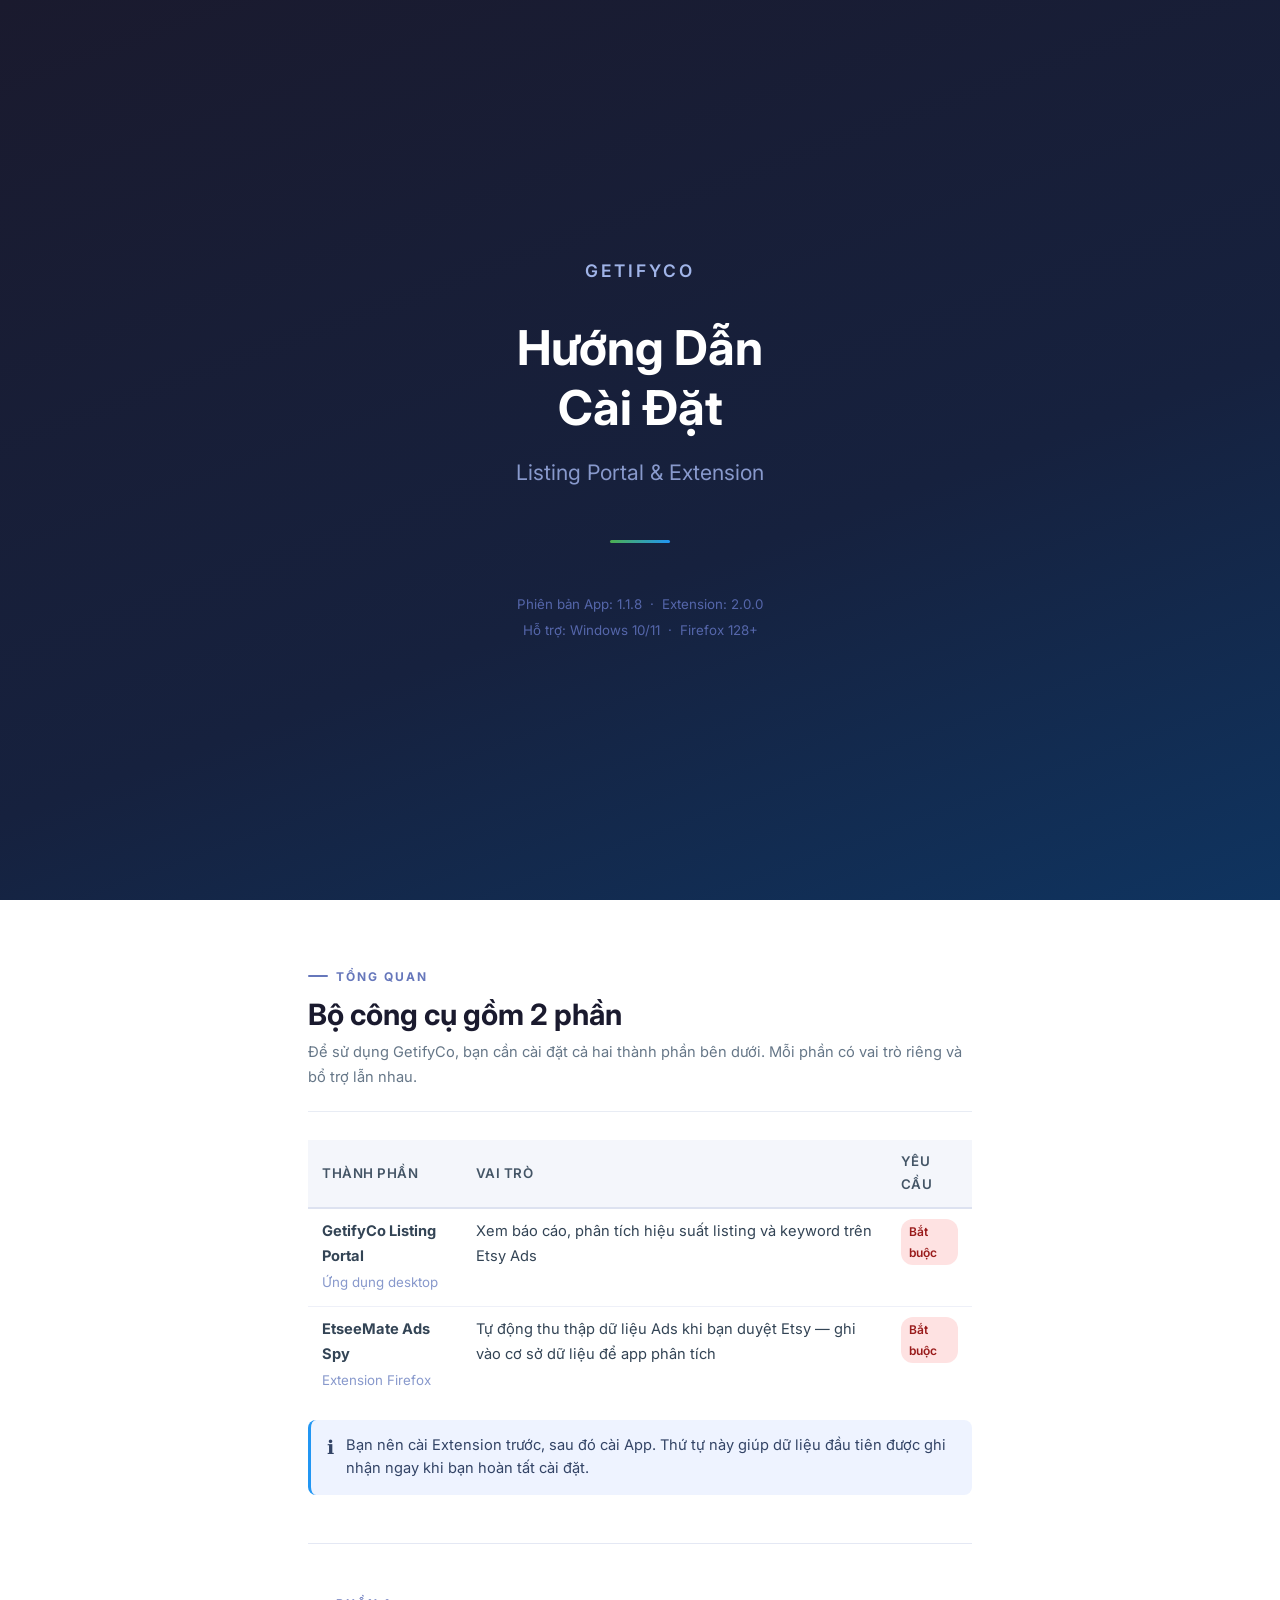
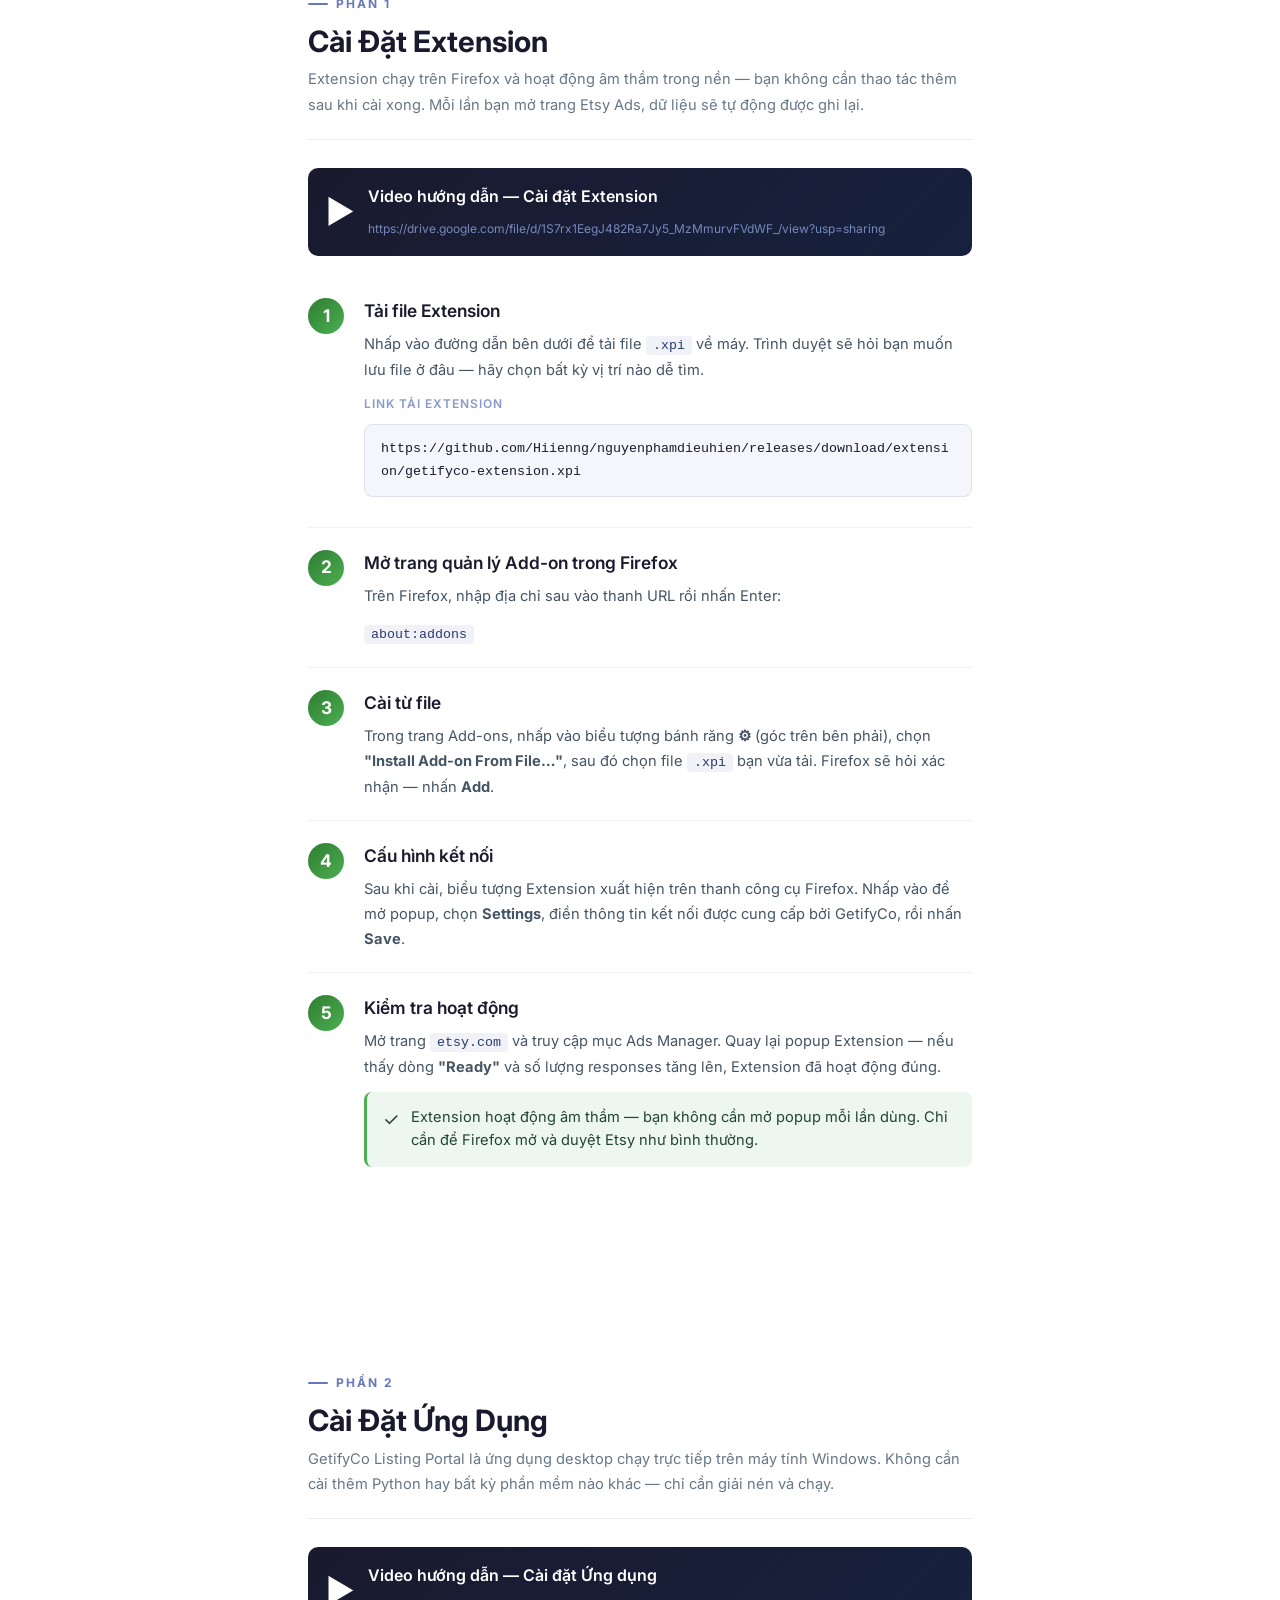
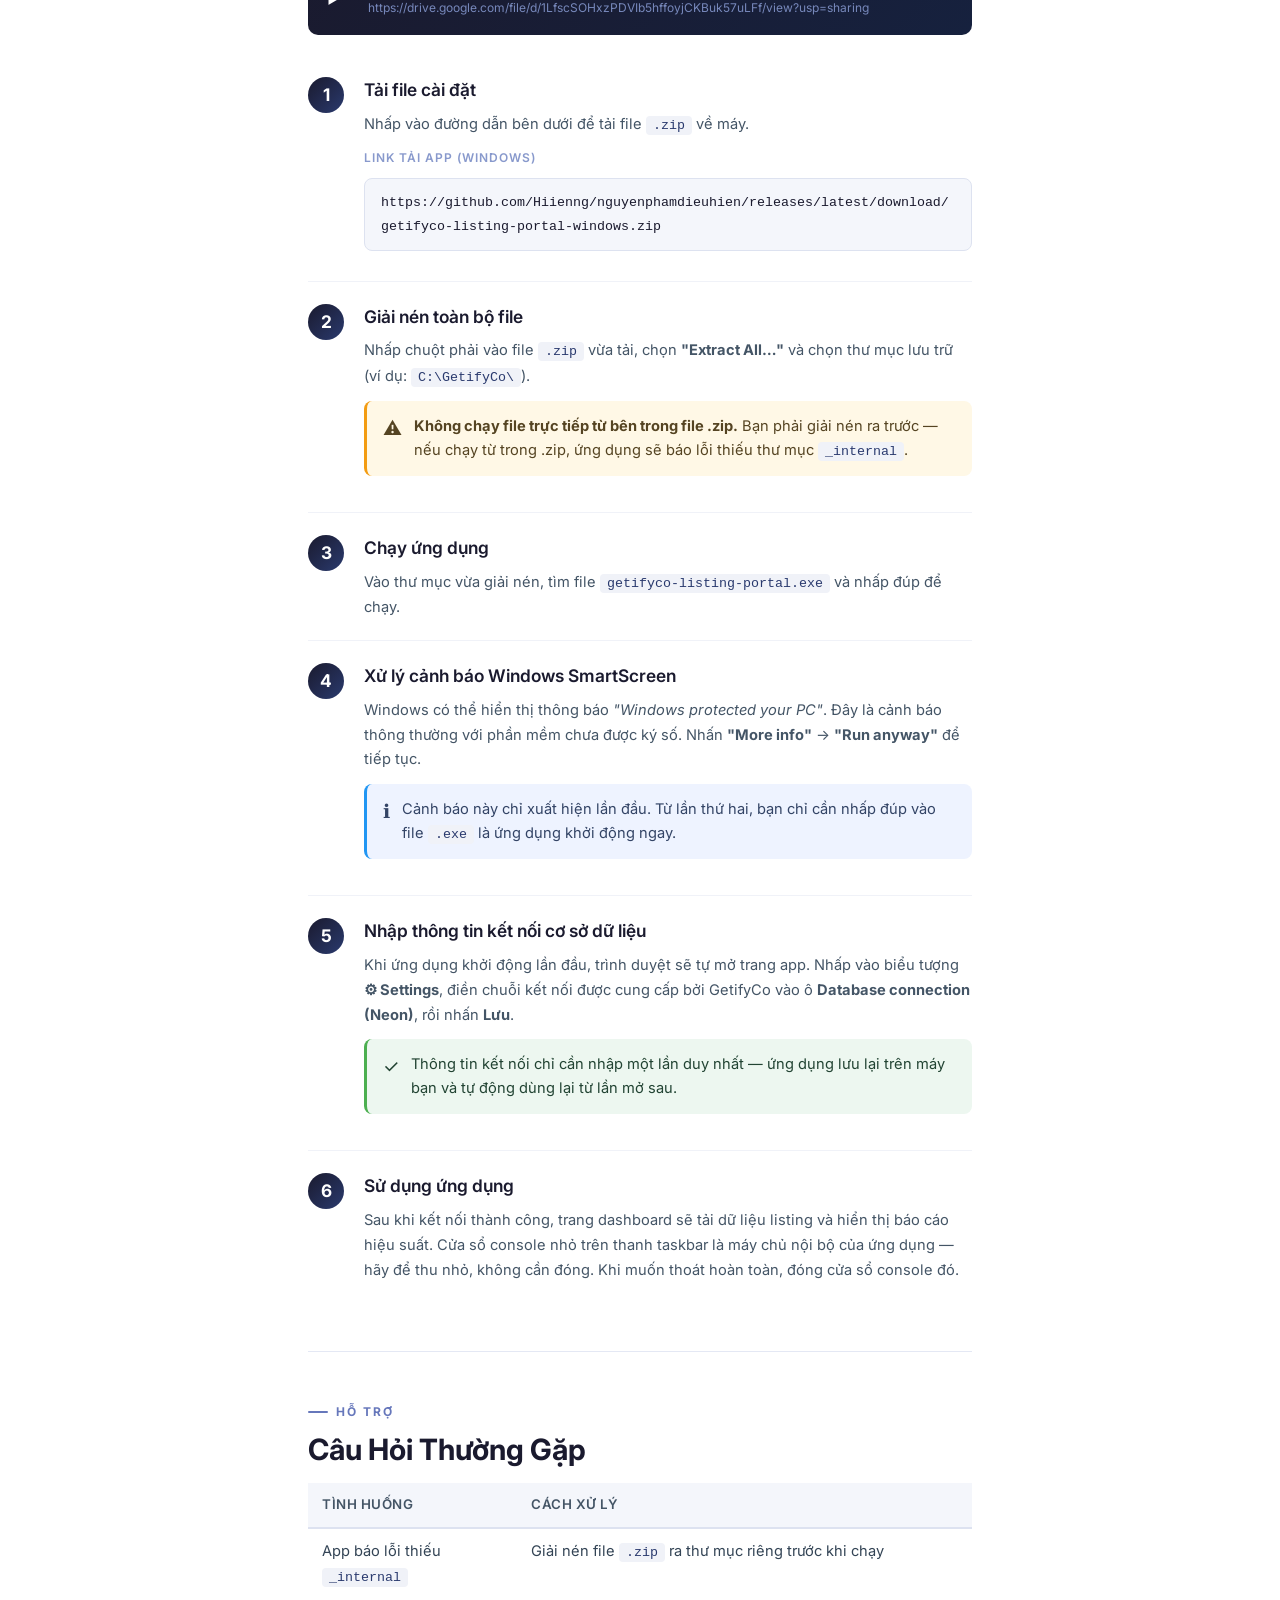
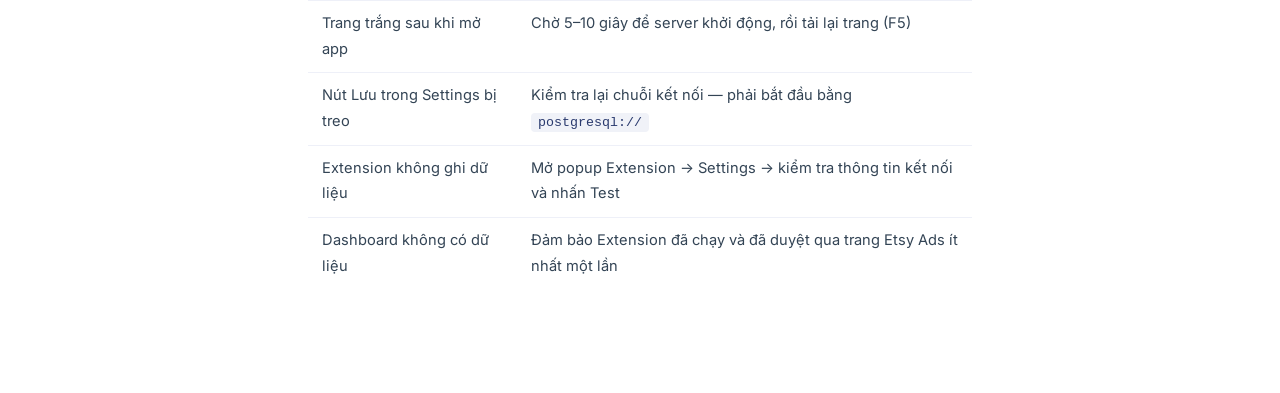
<file: huong-dan-cai-dat.html>
<!DOCTYPE html>
<html lang="vi">
<head>
<meta charset="UTF-8">
<meta name="viewport" content="width=device-width, initial-scale=1.0">
<title>Hướng Dẫn Cài Đặt — GetifyCo Listing Portal</title>
<style>
  @import url('https://fonts.googleapis.com/css2?family=Inter:wght@400;500;600;700&display=swap');

  * { margin: 0; padding: 0; box-sizing: border-box; }

  body {
    font-family: 'Inter', -apple-system, BlinkMacSystemFont, 'Segoe UI', sans-serif;
    font-size: 13pt;
    line-height: 1.75;
    color: #1a1a2e;
    background: #fff;
  }

  /* ── Cover ── */
  .cover {
    page-break-after: always;
    min-height: 100vh;
    display: flex;
    flex-direction: column;
    justify-content: center;
    align-items: center;
    text-align: center;
    padding: 60px 40px;
    background: linear-gradient(160deg, #1a1a2e 0%, #16213e 60%, #0f3460 100%);
    color: #fff;
  }

  .cover-logo {
    font-size: 13pt;
    font-weight: 600;
    letter-spacing: 3px;
    text-transform: uppercase;
    color: #a0b4e8;
    margin-bottom: 32px;
  }

  .cover h1 {
    font-size: 36pt;
    font-weight: 700;
    line-height: 1.25;
    margin-bottom: 16px;
    color: #ffffff;
  }

  .cover h2 {
    font-size: 16pt;
    font-weight: 400;
    color: #8899cc;
    margin-bottom: 48px;
  }

  .cover-divider {
    width: 60px;
    height: 3px;
    background: linear-gradient(90deg, #4CAF50, #2196F3);
    border-radius: 2px;
    margin: 0 auto 48px;
  }

  .cover-meta {
    font-size: 10pt;
    color: #5566aa;
    line-height: 2;
  }

  /* ── Page layout ── */
  .page {
    max-width: 760px;
    margin: 0 auto;
    padding: 56px 48px;
  }

  .section {
    page-break-inside: avoid;
    margin-bottom: 48px;
  }

  /* ── Section header ── */
  .section-label {
    display: inline-flex;
    align-items: center;
    gap: 8px;
    font-size: 9pt;
    font-weight: 700;
    letter-spacing: 2px;
    text-transform: uppercase;
    color: #6677bb;
    margin-bottom: 10px;
  }

  .section-label::before {
    content: '';
    display: inline-block;
    width: 20px;
    height: 2px;
    background: #6677bb;
    border-radius: 1px;
  }

  h2.section-title {
    font-size: 22pt;
    font-weight: 700;
    color: #1a1a2e;
    margin-bottom: 8px;
    line-height: 1.2;
  }

  .section-subtitle {
    font-size: 11pt;
    color: #667788;
    margin-bottom: 28px;
    padding-bottom: 20px;
    border-bottom: 1px solid #e8ecf4;
  }

  /* ── Steps ── */
  .steps {
    display: flex;
    flex-direction: column;
    gap: 0;
  }

  .step {
    display: flex;
    gap: 20px;
    padding: 20px 0;
    border-bottom: 1px solid #f0f2f8;
  }

  .step:last-child {
    border-bottom: none;
  }

  .step-num {
    flex-shrink: 0;
    width: 36px;
    height: 36px;
    border-radius: 50%;
    background: linear-gradient(135deg, #1a1a2e, #2a3a6e);
    color: #fff;
    font-size: 13pt;
    font-weight: 700;
    display: flex;
    align-items: center;
    justify-content: center;
    margin-top: 2px;
  }

  .step-num.green {
    background: linear-gradient(135deg, #2E7D32, #4CAF50);
  }

  .step-content {
    flex: 1;
  }

  .step-title {
    font-size: 13pt;
    font-weight: 600;
    color: #1a1a2e;
    margin-bottom: 6px;
  }

  .step-desc {
    font-size: 11pt;
    color: #445566;
    line-height: 1.7;
  }

  /* ── Note / Warning boxes ── */
  .note {
    display: flex;
    gap: 12px;
    padding: 14px 16px;
    border-radius: 8px;
    margin: 16px 0;
    font-size: 11pt;
    line-height: 1.6;
  }

  .note-info {
    background: #eef3ff;
    border-left: 3px solid #2196F3;
    color: #334466;
  }

  .note-warning {
    background: #fff8e6;
    border-left: 3px solid #f39c12;
    color: #554422;
  }

  .note-success {
    background: #edf7f0;
    border-left: 3px solid #4CAF50;
    color: #224433;
  }

  .note-icon {
    font-size: 14pt;
    flex-shrink: 0;
    line-height: 1.5;
  }

  /* ── Code / path ── */
  code {
    font-family: 'Cascadia Code', 'Fira Code', 'Courier New', monospace;
    font-size: 10pt;
    background: #f0f2f8;
    padding: 2px 7px;
    border-radius: 4px;
    color: #2a3a6e;
  }

  /* ── Link ── */
  .link-block {
    display: block;
    padding: 12px 16px;
    background: #f4f6fb;
    border: 1px solid #dde2f0;
    border-radius: 8px;
    font-size: 10pt;
    color: #1a1a2e;
    text-decoration: none;
    word-break: break-all;
    margin: 10px 0;
    font-family: 'Cascadia Code', 'Fira Code', 'Courier New', monospace;
  }

  .link-label {
    display: block;
    font-size: 9pt;
    font-weight: 600;
    text-transform: uppercase;
    letter-spacing: 1px;
    color: #8899cc;
    margin-bottom: 4px;
    font-family: 'Inter', sans-serif;
  }

  /* ── Video callout ── */
  .video-callout {
    display: flex;
    align-items: center;
    gap: 14px;
    padding: 14px 18px;
    background: linear-gradient(135deg, #1a1a2e 0%, #16213e 100%);
    border-radius: 10px;
    margin: 20px 0;
    color: #fff;
    text-decoration: none;
    page-break-inside: avoid;
  }

  .video-icon {
    font-size: 24pt;
    flex-shrink: 0;
  }

  .video-text strong {
    display: block;
    font-size: 12pt;
    font-weight: 600;
    color: #fff;
    margin-bottom: 2px;
  }

  .video-text span {
    font-size: 9pt;
    color: #7788bb;
    word-break: break-all;
  }

  /* ── Page break ── */
  .page-break { page-break-after: always; }

  /* ── Divider ── */
  .divider {
    height: 1px;
    background: #e4e8f4;
    margin: 40px 0;
  }

  /* ── Requirements table ── */
  .req-table {
    width: 100%;
    border-collapse: collapse;
    font-size: 11pt;
    margin: 16px 0;
  }

  .req-table th {
    text-align: left;
    padding: 10px 14px;
    background: #f4f6fb;
    border-bottom: 2px solid #dde2f0;
    font-size: 10pt;
    font-weight: 600;
    color: #445566;
    text-transform: uppercase;
    letter-spacing: 0.5px;
  }

  .req-table td {
    padding: 10px 14px;
    border-bottom: 1px solid #eef0f8;
    color: #334455;
    vertical-align: top;
  }

  .req-table tr:last-child td {
    border-bottom: none;
  }

  .badge {
    display: inline-block;
    padding: 2px 8px;
    border-radius: 12px;
    font-size: 9pt;
    font-weight: 600;
  }

  .badge-required {
    background: #fee2e2;
    color: #991b1b;
  }

  .badge-optional {
    background: #f0fdf4;
    color: #166534;
  }

  /* ── Print ── */
  @media print {
    .cover { min-height: 100vh; }
    .page { padding: 40px 36px; }
  }
</style>
</head>
<body>

<!-- ══════════════════════════════════════
     COVER
══════════════════════════════════════ -->
<div class="cover">
  <div class="cover-logo">GetifyCo</div>
  <h1>Hướng Dẫn<br>Cài Đặt</h1>
  <h2>Listing Portal &amp; Extension</h2>
  <div class="cover-divider"></div>
  <div class="cover-meta">
    Phiên bản App: 1.1.8 &nbsp;·&nbsp; Extension: 2.0.0<br>
    Hỗ trợ: Windows 10/11 &nbsp;·&nbsp; Firefox 128+
  </div>
</div>

<!-- ══════════════════════════════════════
     PAGE 1 — TỔNG QUAN
══════════════════════════════════════ -->
<div class="page">

  <div class="section">
    <div class="section-label">Tổng quan</div>
    <h2 class="section-title">Bộ công cụ gồm 2 phần</h2>
    <p class="section-subtitle">
      Để sử dụng GetifyCo, bạn cần cài đặt cả hai thành phần bên dưới.
      Mỗi phần có vai trò riêng và bổ trợ lẫn nhau.
    </p>

    <table class="req-table">
      <thead>
        <tr>
          <th>Thành phần</th>
          <th>Vai trò</th>
          <th>Yêu cầu</th>
        </tr>
      </thead>
      <tbody>
        <tr>
          <td><strong>GetifyCo Listing Portal</strong><br><span style="color:#8899cc;font-size:10pt">Ứng dụng desktop</span></td>
          <td>Xem báo cáo, phân tích hiệu suất listing và keyword trên Etsy Ads</td>
          <td><span class="badge badge-required">Bắt buộc</span></td>
        </tr>
        <tr>
          <td><strong>EtseeMate Ads Spy</strong><br><span style="color:#8899cc;font-size:10pt">Extension Firefox</span></td>
          <td>Tự động thu thập dữ liệu Ads khi bạn duyệt Etsy — ghi vào cơ sở dữ liệu để app phân tích</td>
          <td><span class="badge badge-required">Bắt buộc</span></td>
        </tr>
      </tbody>
    </table>

    <div class="note note-info">
      <span class="note-icon">ℹ</span>
      <div>
        Bạn nên cài Extension trước, sau đó cài App. Thứ tự này giúp dữ liệu đầu tiên được ghi nhận
        ngay khi bạn hoàn tất cài đặt.
      </div>
    </div>
  </div>

  <div class="divider"></div>

  <!-- ── PHẦN 1: EXTENSION ── -->
  <div class="section">
    <div class="section-label">Phần 1</div>
    <h2 class="section-title">Cài Đặt Extension</h2>
    <p class="section-subtitle">
      Extension chạy trên Firefox và hoạt động âm thầm trong nền — bạn không cần thao tác thêm
      sau khi cài xong. Mỗi lần bạn mở trang Etsy Ads, dữ liệu sẽ tự động được ghi lại.
    </p>

    <a class="video-callout" href="https://drive.google.com/file/d/1S7rx1EegJ482Ra7Jy5_MzMmurvFVdWF_/view?usp=sharing" target="_blank">
      <span class="video-icon">▶</span>
      <div class="video-text">
        <strong>Video hướng dẫn — Cài đặt Extension</strong>
        <span>https://drive.google.com/file/d/1S7rx1EegJ482Ra7Jy5_MzMmurvFVdWF_/view?usp=sharing</span>
      </div>
    </a>

    <div class="steps">

      <div class="step">
        <div class="step-num green">1</div>
        <div class="step-content">
          <div class="step-title">Tải file Extension</div>
          <div class="step-desc">
            Nhấp vào đường dẫn bên dưới để tải file <code>.xpi</code> về máy.
            Trình duyệt sẽ hỏi bạn muốn lưu file ở đâu — hãy chọn bất kỳ vị trí nào dễ tìm.
          </div>
          <div style="margin-top:10px">
            <span class="link-label">Link tải Extension</span>
            <span class="link-block">https://github.com/Hiienng/nguyenphamdieuhien/releases/download/extension/getifyco-extension.xpi</span>
          </div>
        </div>
      </div>

      <div class="step">
        <div class="step-num green">2</div>
        <div class="step-content">
          <div class="step-title">Mở trang quản lý Add-on trong Firefox</div>
          <div class="step-desc">
            Trên Firefox, nhập địa chỉ sau vào thanh URL rồi nhấn Enter:
          </div>
          <div style="margin-top:8px"><code>about:addons</code></div>
        </div>
      </div>

      <div class="step">
        <div class="step-num green">3</div>
        <div class="step-content">
          <div class="step-title">Cài từ file</div>
          <div class="step-desc">
            Trong trang Add-ons, nhấp vào biểu tượng bánh răng <strong>⚙</strong>
            (góc trên bên phải), chọn <strong>"Install Add-on From File…"</strong>,
            sau đó chọn file <code>.xpi</code> bạn vừa tải.
            Firefox sẽ hỏi xác nhận — nhấn <strong>Add</strong>.
          </div>
        </div>
      </div>

      <div class="step">
        <div class="step-num green">4</div>
        <div class="step-content">
          <div class="step-title">Cấu hình kết nối</div>
          <div class="step-desc">
            Sau khi cài, biểu tượng Extension xuất hiện trên thanh công cụ Firefox.
            Nhấp vào để mở popup, chọn <strong>Settings</strong>, điền thông tin kết nối
            được cung cấp bởi GetifyCo, rồi nhấn <strong>Save</strong>.
          </div>
        </div>
      </div>

      <div class="step">
        <div class="step-num green">5</div>
        <div class="step-content">
          <div class="step-title">Kiểm tra hoạt động</div>
          <div class="step-desc">
            Mở trang <code>etsy.com</code> và truy cập mục Ads Manager.
            Quay lại popup Extension — nếu thấy dòng <strong>"Ready"</strong> và
            số lượng responses tăng lên, Extension đã hoạt động đúng.
          </div>
          <div class="note note-success" style="margin-top:12px">
            <span class="note-icon">✓</span>
            <div>Extension hoạt động âm thầm — bạn không cần mở popup mỗi lần dùng. Chỉ cần để Firefox mở và duyệt Etsy như bình thường.</div>
          </div>
        </div>
      </div>

    </div>
  </div>

</div>

<!-- ══════════════════════════════════════
     PAGE 2 — APP
══════════════════════════════════════ -->
<div class="page-break"></div>
<div class="page">

  <div class="section">
    <div class="section-label">Phần 2</div>
    <h2 class="section-title">Cài Đặt Ứng Dụng</h2>
    <p class="section-subtitle">
      GetifyCo Listing Portal là ứng dụng desktop chạy trực tiếp trên máy tính Windows.
      Không cần cài thêm Python hay bất kỳ phần mềm nào khác — chỉ cần giải nén và chạy.
    </p>

    <a class="video-callout" href="https://drive.google.com/file/d/1LfscSOHxzPDVIb5hffoyjCKBuk57uLFf/view?usp=sharing" target="_blank">
      <span class="video-icon">▶</span>
      <div class="video-text">
        <strong>Video hướng dẫn — Cài đặt Ứng dụng</strong>
        <span>https://drive.google.com/file/d/1LfscSOHxzPDVIb5hffoyjCKBuk57uLFf/view?usp=sharing</span>
      </div>
    </a>

    <div class="steps">

      <div class="step">
        <div class="step-num">1</div>
        <div class="step-content">
          <div class="step-title">Tải file cài đặt</div>
          <div class="step-desc">
            Nhấp vào đường dẫn bên dưới để tải file <code>.zip</code> về máy.
          </div>
          <div style="margin-top:10px">
            <span class="link-label">Link tải App (Windows)</span>
            <span class="link-block">https://github.com/Hiienng/nguyenphamdieuhien/releases/latest/download/getifyco-listing-portal-windows.zip</span>
          </div>
        </div>
      </div>

      <div class="step">
        <div class="step-num">2</div>
        <div class="step-content">
          <div class="step-title">Giải nén toàn bộ file</div>
          <div class="step-desc">
            Nhấp chuột phải vào file <code>.zip</code> vừa tải, chọn
            <strong>"Extract All…"</strong> và chọn thư mục lưu trữ
            (ví dụ: <code>C:\GetifyCo\</code>).
          </div>
          <div class="note note-warning" style="margin-top:12px">
            <span class="note-icon">⚠</span>
            <div>
              <strong>Không chạy file trực tiếp từ bên trong file .zip.</strong>
              Bạn phải giải nén ra trước — nếu chạy từ trong .zip, ứng dụng sẽ báo lỗi
              thiếu thư mục <code>_internal</code>.
            </div>
          </div>
        </div>
      </div>

      <div class="step">
        <div class="step-num">3</div>
        <div class="step-content">
          <div class="step-title">Chạy ứng dụng</div>
          <div class="step-desc">
            Vào thư mục vừa giải nén, tìm file <code>getifyco-listing-portal.exe</code>
            và nhấp đúp để chạy.
          </div>
        </div>
      </div>

      <div class="step">
        <div class="step-num">4</div>
        <div class="step-content">
          <div class="step-title">Xử lý cảnh báo Windows SmartScreen</div>
          <div class="step-desc">
            Windows có thể hiển thị thông báo <em>"Windows protected your PC"</em>.
            Đây là cảnh báo thông thường với phần mềm chưa được ký số.
            Nhấn <strong>"More info"</strong> → <strong>"Run anyway"</strong> để tiếp tục.
          </div>
          <div class="note note-info" style="margin-top:12px">
            <span class="note-icon">ℹ</span>
            <div>Cảnh báo này chỉ xuất hiện lần đầu. Từ lần thứ hai, bạn chỉ cần nhấp đúp vào file <code>.exe</code> là ứng dụng khởi động ngay.</div>
          </div>
        </div>
      </div>

      <div class="step">
        <div class="step-num">5</div>
        <div class="step-content">
          <div class="step-title">Nhập thông tin kết nối cơ sở dữ liệu</div>
          <div class="step-desc">
            Khi ứng dụng khởi động lần đầu, trình duyệt sẽ tự mở trang app.
            Nhấp vào biểu tượng <strong>⚙ Settings</strong>, điền chuỗi kết nối
            được cung cấp bởi GetifyCo vào ô <strong>Database connection (Neon)</strong>,
            rồi nhấn <strong>Lưu</strong>.
          </div>
          <div class="note note-success" style="margin-top:12px">
            <span class="note-icon">✓</span>
            <div>Thông tin kết nối chỉ cần nhập một lần duy nhất — ứng dụng lưu lại trên máy bạn và tự động dùng lại từ lần mở sau.</div>
          </div>
        </div>
      </div>

      <div class="step">
        <div class="step-num">6</div>
        <div class="step-content">
          <div class="step-title">Sử dụng ứng dụng</div>
          <div class="step-desc">
            Sau khi kết nối thành công, trang dashboard sẽ tải dữ liệu listing
            và hiển thị báo cáo hiệu suất. Cửa sổ console nhỏ trên thanh taskbar
            là máy chủ nội bộ của ứng dụng — hãy để thu nhỏ, không cần đóng.
            Khi muốn thoát hoàn toàn, đóng cửa sổ console đó.
          </div>
        </div>
      </div>

    </div>
  </div>

  <div class="divider"></div>

  <!-- ── Câu hỏi thường gặp ── -->
  <div class="section">
    <div class="section-label">Hỗ trợ</div>
    <h2 class="section-title">Câu Hỏi Thường Gặp</h2>

    <table class="req-table" style="margin-top:16px">
      <thead>
        <tr>
          <th>Tình huống</th>
          <th>Cách xử lý</th>
        </tr>
      </thead>
      <tbody>
        <tr>
          <td>App báo lỗi thiếu <code>_internal</code></td>
          <td>Giải nén file <code>.zip</code> ra thư mục riêng trước khi chạy</td>
        </tr>
        <tr>
          <td>Trang trắng sau khi mở app</td>
          <td>Chờ 5–10 giây để server khởi động, rồi tải lại trang (F5)</td>
        </tr>
        <tr>
          <td>Nút Lưu trong Settings bị treo</td>
          <td>Kiểm tra lại chuỗi kết nối — phải bắt đầu bằng <code>postgresql://</code></td>
        </tr>
        <tr>
          <td>Extension không ghi dữ liệu</td>
          <td>Mở popup Extension → Settings → kiểm tra thông tin kết nối và nhấn Test</td>
        </tr>
        <tr>
          <td>Dashboard không có dữ liệu</td>
          <td>Đảm bảo Extension đã chạy và đã duyệt qua trang Etsy Ads ít nhất một lần</td>
        </tr>
      </tbody>
    </table>
  </div>

</div>

</body>
</html>
</file>
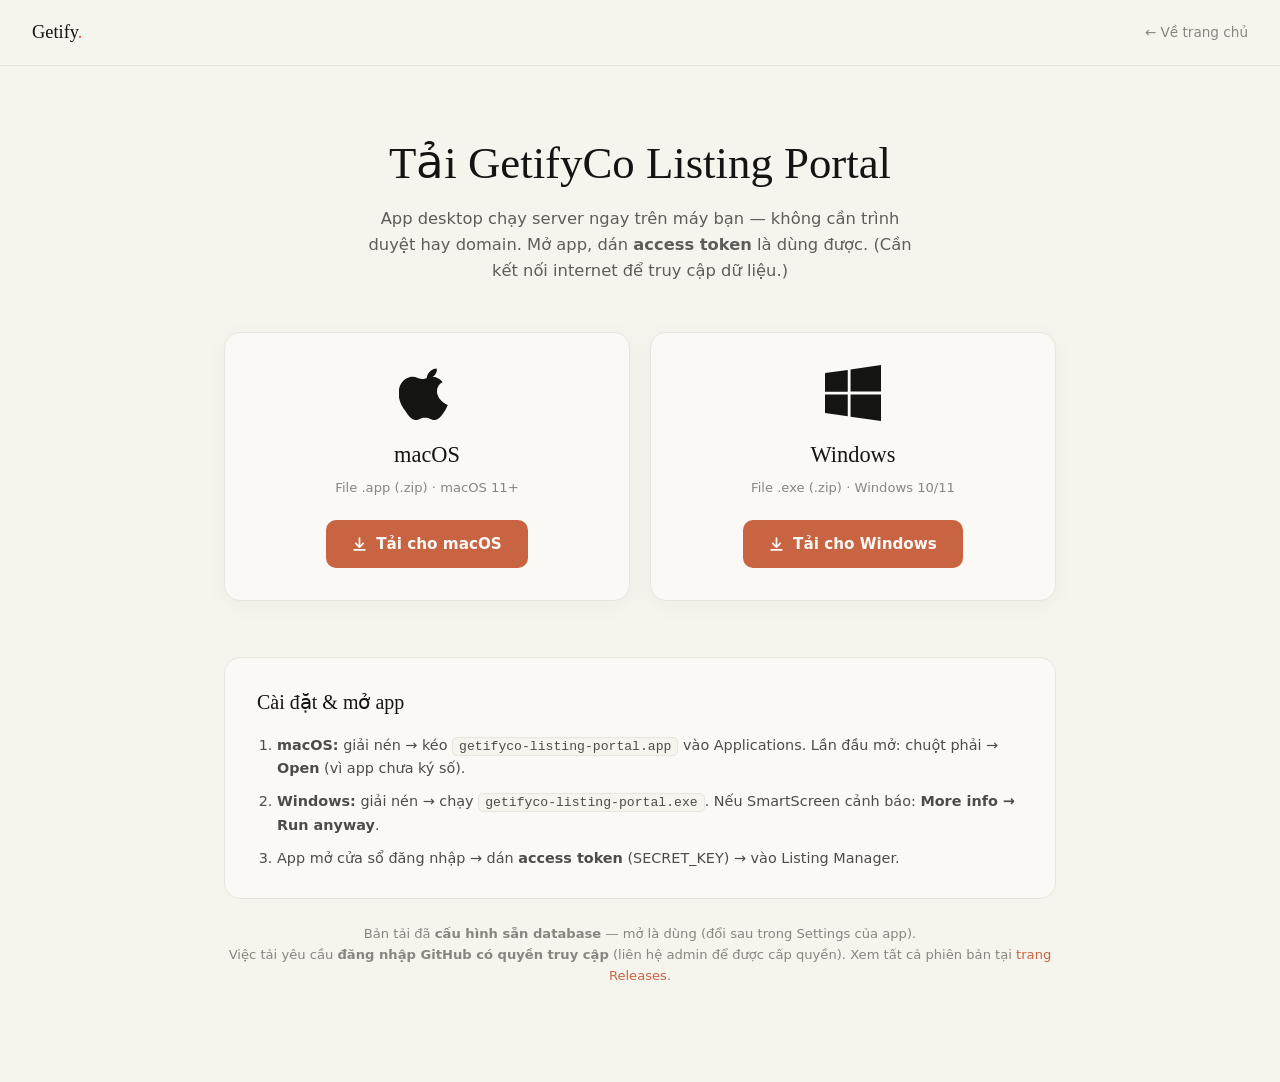
<file: frontend/download.html>
<!DOCTYPE html>
<html lang="vi">
<head>
  <meta charset="UTF-8">
  <meta name="viewport" content="width=device-width, initial-scale=1.0">
  <title>Tải GetifyCo Listing Portal — App desktop cho macOS &amp; Windows</title>
  <meta name="description" content="Tải Getify Listing Manager — chạy ngay trên máy của bạn, không cần trình duyệt hay domain.">
  <style>
    *, *::before, *::after { margin: 0; padding: 0; box-sizing: border-box; }
    :root {
      --parchment: #f5f4ed; --ivory: #faf9f5; --near-black: #141413;
      --charcoal: #4d4c48; --stone: #87867f; --warm-gray: #5e5d59;
      --warm-silver: #b0aea5; --terracotta: #c96442;
      --border-warm: #e8e6dc;
      --font-serif: Georgia, 'Times New Roman', serif;
      --font-sans: system-ui, -apple-system, 'Segoe UI', Arial, sans-serif;
    }
    body { font-family: var(--font-sans); background: var(--parchment); color: var(--near-black); line-height: 1.6; }
    .lp-nav { display: flex; align-items: center; justify-content: space-between; padding: 18px 32px; border-bottom: 1px solid var(--border-warm); background: var(--parchment); position: sticky; top: 0; z-index: 100; }
    .lp-nav-brand { font-family: var(--font-serif); font-size: 1.15rem; font-weight: 500; color: var(--near-black); text-decoration: none; }
    .lp-nav-brand span { color: var(--terracotta); }
    .lp-nav-signin { font-family: var(--font-sans); font-size: 0.85rem; color: var(--stone); text-decoration: none; }
    .lp-nav-signin:hover { color: var(--charcoal); }

    .dl-wrap { max-width: 880px; margin: 0 auto; padding: 72px 24px 96px; }
    .dl-head { text-align: center; margin-bottom: 48px; }
    .dl-title { font-family: var(--font-serif); font-size: clamp(2rem, 5vw, 2.8rem); font-weight: 500; line-height: 1.15; margin-bottom: 16px; }
    .dl-sub { font-family: var(--font-sans); font-size: 1.02rem; color: var(--warm-gray); max-width: 560px; margin: 0 auto; }

    .dl-grid { display: grid; grid-template-columns: repeat(auto-fit, minmax(280px, 1fr)); gap: 20px; }
    .dl-card { background: var(--ivory); border: 1px solid var(--border-warm); border-radius: 16px; padding: 32px 28px; display: flex; flex-direction: column; align-items: center; text-align: center; box-shadow: rgba(0,0,0,0.04) 0 4px 24px; transition: box-shadow 0.15s, border-color 0.15s; }
    .dl-card:hover { box-shadow: rgba(0,0,0,0.08) 0 8px 32px; border-color: var(--terracotta); }
    .dl-os-icon { width: 56px; height: 56px; margin-bottom: 16px; color: var(--near-black); }
    .dl-os-name { font-family: var(--font-serif); font-size: 1.4rem; font-weight: 500; margin-bottom: 4px; }
    .dl-os-meta { font-family: var(--font-sans); font-size: 0.82rem; color: var(--stone); margin-bottom: 22px; }
    .dl-btn { display: inline-flex; align-items: center; gap: 9px; font-family: var(--font-sans); font-size: 0.95rem; font-weight: 600; color: var(--ivory); background: var(--terracotta); border: none; border-radius: 10px; padding: 12px 26px; cursor: pointer; text-decoration: none; transition: opacity 0.15s; }
    .dl-btn:hover { opacity: 0.88; }

    .dl-steps { margin-top: 56px; background: var(--ivory); border: 1px solid var(--border-warm); border-radius: 16px; padding: 28px 32px; }
    .dl-steps h2 { font-family: var(--font-serif); font-size: 1.25rem; font-weight: 500; margin-bottom: 16px; }
    .dl-steps ol { padding-left: 20px; display: flex; flex-direction: column; gap: 10px; }
    .dl-steps li { font-family: var(--font-sans); font-size: 0.9rem; color: var(--charcoal); }
    .dl-steps code { font-family: ui-monospace, Menlo, monospace; font-size: 0.82rem; background: var(--parchment); border: 1px solid var(--border-warm); border-radius: 5px; padding: 1px 6px; }
    .dl-note { margin-top: 24px; text-align: center; font-family: var(--font-sans); font-size: 0.82rem; color: var(--stone); }
    .dl-note a { color: var(--terracotta); text-decoration: none; }
  </style>
</head>
<body>

<nav class="lp-nav">
  <a href="/" class="lp-nav-brand">Getify<span>.</span></a>
  <a href="/" class="lp-nav-signin">← Về trang chủ</a>
</nav>

<main class="dl-wrap">
  <div class="dl-head">
    <h1 class="dl-title">Tải GetifyCo Listing Portal</h1>
    <p class="dl-sub">App desktop chạy server ngay trên máy bạn — không cần trình duyệt hay domain. Mở app, dán <strong>access token</strong> là dùng được. (Cần kết nối internet để truy cập dữ liệu.)</p>
  </div>

  <div class="dl-grid">
    <!-- macOS -->
    <div class="dl-card">
      <svg class="dl-os-icon" viewBox="0 0 24 24" fill="currentColor" aria-hidden="true">
        <path d="M16.365 1.43c0 1.14-.42 2.2-1.12 3.01-.84.98-2.2 1.74-3.34 1.65-.13-1.1.42-2.27 1.06-3.01.74-.86 2.06-1.5 3.18-1.55.02.3.02.6.02.9zM20.9 17.1c-.55 1.27-.82 1.84-1.53 2.96-.99 1.56-2.39 3.51-4.12 3.52-1.54.02-1.94-.99-4.03-.98-2.09.01-2.53.99-4.07.97-1.73-.02-3.05-1.78-4.04-3.34C-.66 16.04-.93 10.6 1.05 7.7c1.16-1.71 2.99-2.71 4.71-2.71 1.76 0 2.86 1 4.31 1 1.41 0 2.27-1 4.3-1 1.53 0 3.16.84 4.32 2.28-3.79 2.08-3.18 7.48 2.21 9.83z"/>
      </svg>
      <p class="dl-os-name">macOS</p>
      <p class="dl-os-meta">File .app (.zip) · macOS 11+</p>
      <a class="dl-btn" id="dl-mac" href="#">
        <svg width="15" height="15" viewBox="0 0 14 14" fill="none"><path d="M7 1v8M3.5 6l3.5 3.5L10.5 6M2 12h10" stroke="currentColor" stroke-width="1.6" stroke-linecap="round" stroke-linejoin="round"/></svg>
        Tải cho macOS
      </a>
    </div>

    <!-- Windows -->
    <div class="dl-card">
      <svg class="dl-os-icon" viewBox="0 0 24 24" fill="currentColor" aria-hidden="true">
        <path d="M0 3.45 9.75 2.1v9.4H0V3.45zM10.95 1.93 24 0v11.4H10.95V1.93zM0 12.6h9.75V22L0 20.55V12.6zm10.95 0H24V24l-13.05-1.83V12.6z"/>
      </svg>
      <p class="dl-os-name">Windows</p>
      <p class="dl-os-meta">File .exe (.zip) · Windows 10/11</p>
      <a class="dl-btn" id="dl-win" href="#">
        <svg width="15" height="15" viewBox="0 0 14 14" fill="none"><path d="M7 1v8M3.5 6l3.5 3.5L10.5 6M2 12h10" stroke="currentColor" stroke-width="1.6" stroke-linecap="round" stroke-linejoin="round"/></svg>
        Tải cho Windows
      </a>
    </div>
  </div>

  <div class="dl-steps">
    <h2>Cài đặt &amp; mở app</h2>
    <ol>
      <li><strong>macOS:</strong> giải nén → kéo <code>getifyco-listing-portal.app</code> vào Applications. Lần đầu mở: chuột phải → <strong>Open</strong> (vì app chưa ký số).</li>
      <li><strong>Windows:</strong> giải nén → chạy <code>getifyco-listing-portal.exe</code>. Nếu SmartScreen cảnh báo: <strong>More info → Run anyway</strong>.</li>
      <li>App mở cửa sổ đăng nhập → dán <strong>access token</strong> (SECRET_KEY) → vào Listing Manager.</li>
    </ol>
  </div>

  <p class="dl-note" id="dl-fallback">
    Bản tải đã <strong>cấu hình sẵn database</strong> — mở là dùng (đổi sau trong Settings của app).<br>
    Việc tải yêu cầu <strong>đăng nhập GitHub có quyền truy cập</strong> (liên hệ admin để được cấp quyền). Xem tất cả phiên bản tại <a id="dl-releases" href="#" target="_blank" rel="noopener">trang Releases</a>.
  </p>
</main>

<script>
  // Bản build (đã nhúng DB) nằm trong repo PRIVATE — tải cần đăng nhập GitHub có quyền truy cập.
  const GITHUB_REPO = 'Hiienng/getifyco-listing-portal';
  const base = `https://github.com/${GITHUB_REPO}/releases`;
  document.getElementById('dl-mac').href = `${base}/latest/download/getifyco-listing-portal-macos.zip`;
  document.getElementById('dl-win').href = `${base}/latest/download/getifyco-listing-portal-windows.zip`;
  document.getElementById('dl-releases').href = base;
</script>
</body>
</html>
</file>
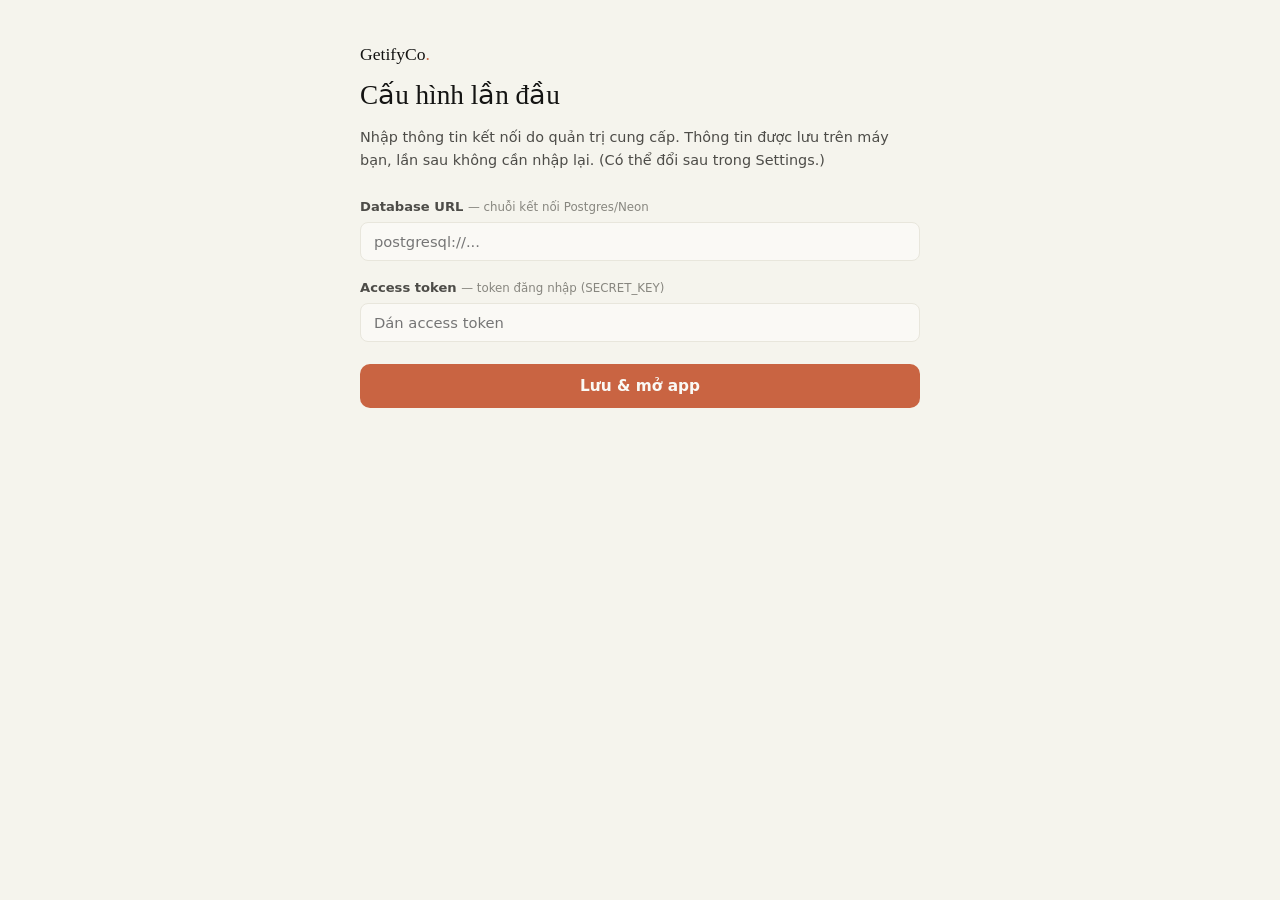
<file: frontend/setup.html>
<!DOCTYPE html>
<html lang="vi">
<head>
  <meta charset="UTF-8">
  <meta name="viewport" content="width=device-width, initial-scale=1.0">
  <title>GetifyCo Listing Portal — Cấu hình</title>
  <style>
    *,*::before,*::after{margin:0;padding:0;box-sizing:border-box}
    :root{--parchment:#f5f4ed;--ivory:#faf9f5;--near-black:#141413;--charcoal:#4d4c48;--stone:#87867f;--terracotta:#c96442;--border-warm:#e8e6dc;
      --font-serif:Georgia,'Times New Roman',serif;--font-sans:system-ui,-apple-system,'Segoe UI',Arial,sans-serif}
    body{font-family:var(--font-sans);background:var(--parchment);color:var(--near-black);line-height:1.6;padding:40px 28px}
    .wrap{max-width:560px;margin:0 auto}
    .brand{font-family:var(--font-serif);font-size:1.1rem;color:var(--near-black);margin-bottom:4px}
    .brand span{color:var(--terracotta)}
    h1{font-family:var(--font-serif);font-size:1.7rem;font-weight:500;margin:6px 0 8px}
    .sub{font-size:0.9rem;color:var(--charcoal);margin-bottom:24px}
    .field{display:flex;flex-direction:column;gap:5px;margin-bottom:16px}
    label{font-size:0.82rem;font-weight:600;color:var(--charcoal)}
    .hint{font-size:0.74rem;color:var(--stone);font-weight:400}
    input{font-family:var(--font-sans);font-size:0.92rem;padding:10px 13px;border:1px solid var(--border-warm);border-radius:8px;background:var(--ivory);color:var(--near-black);outline:none}
    input:focus{border-color:var(--terracotta)}
    button{width:100%;font-family:var(--font-sans);font-size:0.96rem;font-weight:600;color:var(--ivory);background:var(--terracotta);border:none;border-radius:10px;padding:13px;cursor:pointer;margin-top:6px}
    button:disabled{opacity:.6;cursor:default}
    .err{font-size:0.82rem;color:#b53333;min-height:18px;margin-top:6px}
  </style>
</head>
<body>
  <div class="wrap">
    <p class="brand">GetifyCo<span>.</span></p>
    <h1>Cấu hình lần đầu</h1>
    <p class="sub">Nhập thông tin kết nối do quản trị cung cấp. Thông tin được lưu trên máy bạn, lần sau không cần nhập lại. (Có thể đổi sau trong Settings.)</p>

    <div class="field">
      <label>Database URL <span class="hint">— chuỗi kết nối Postgres/Neon</span></label>
      <input id="db" type="password" placeholder="postgresql://..." autocomplete="off">
    </div>
    <div class="field">
      <label>Access token <span class="hint">— token đăng nhập (SECRET_KEY)</span></label>
      <input id="secret" type="password" placeholder="Dán access token" autocomplete="off">
    </div>
    <button id="save">Lưu &amp; mở app</button>
    <p class="err" id="err"></p>
  </div>

  <script>
    const $ = id => document.getElementById(id);
    function ready(fn){ if (window.pywebview && window.pywebview.api) fn(); else window.addEventListener('pywebviewready', fn); }
    ready(() => {
      $('save').addEventListener('click', async () => {
        const db = $('db').value.trim(), secret = $('secret').value.trim();
        const err = $('err'); err.textContent = '';
        if (!db || !secret) { err.textContent = 'Cần nhập Database URL và Access token.'; return; }
        const btn = $('save'); btn.disabled = true; btn.textContent = 'Đang khởi động...';
        try {
          const res = await window.pywebview.api.save_config(db, secret);
          if (!res || !res.ok) { err.textContent = (res && res.error) || 'Lưu thất bại.'; btn.disabled = false; btn.textContent = 'Lưu & mở app'; }
          // on success the Python side navigates the window to the portal
        } catch (e) {
          err.textContent = 'Lỗi: ' + e; btn.disabled = false; btn.textContent = 'Lưu & mở app';
        }
      });
    });
  </script>
</body>
</html>
</file>
